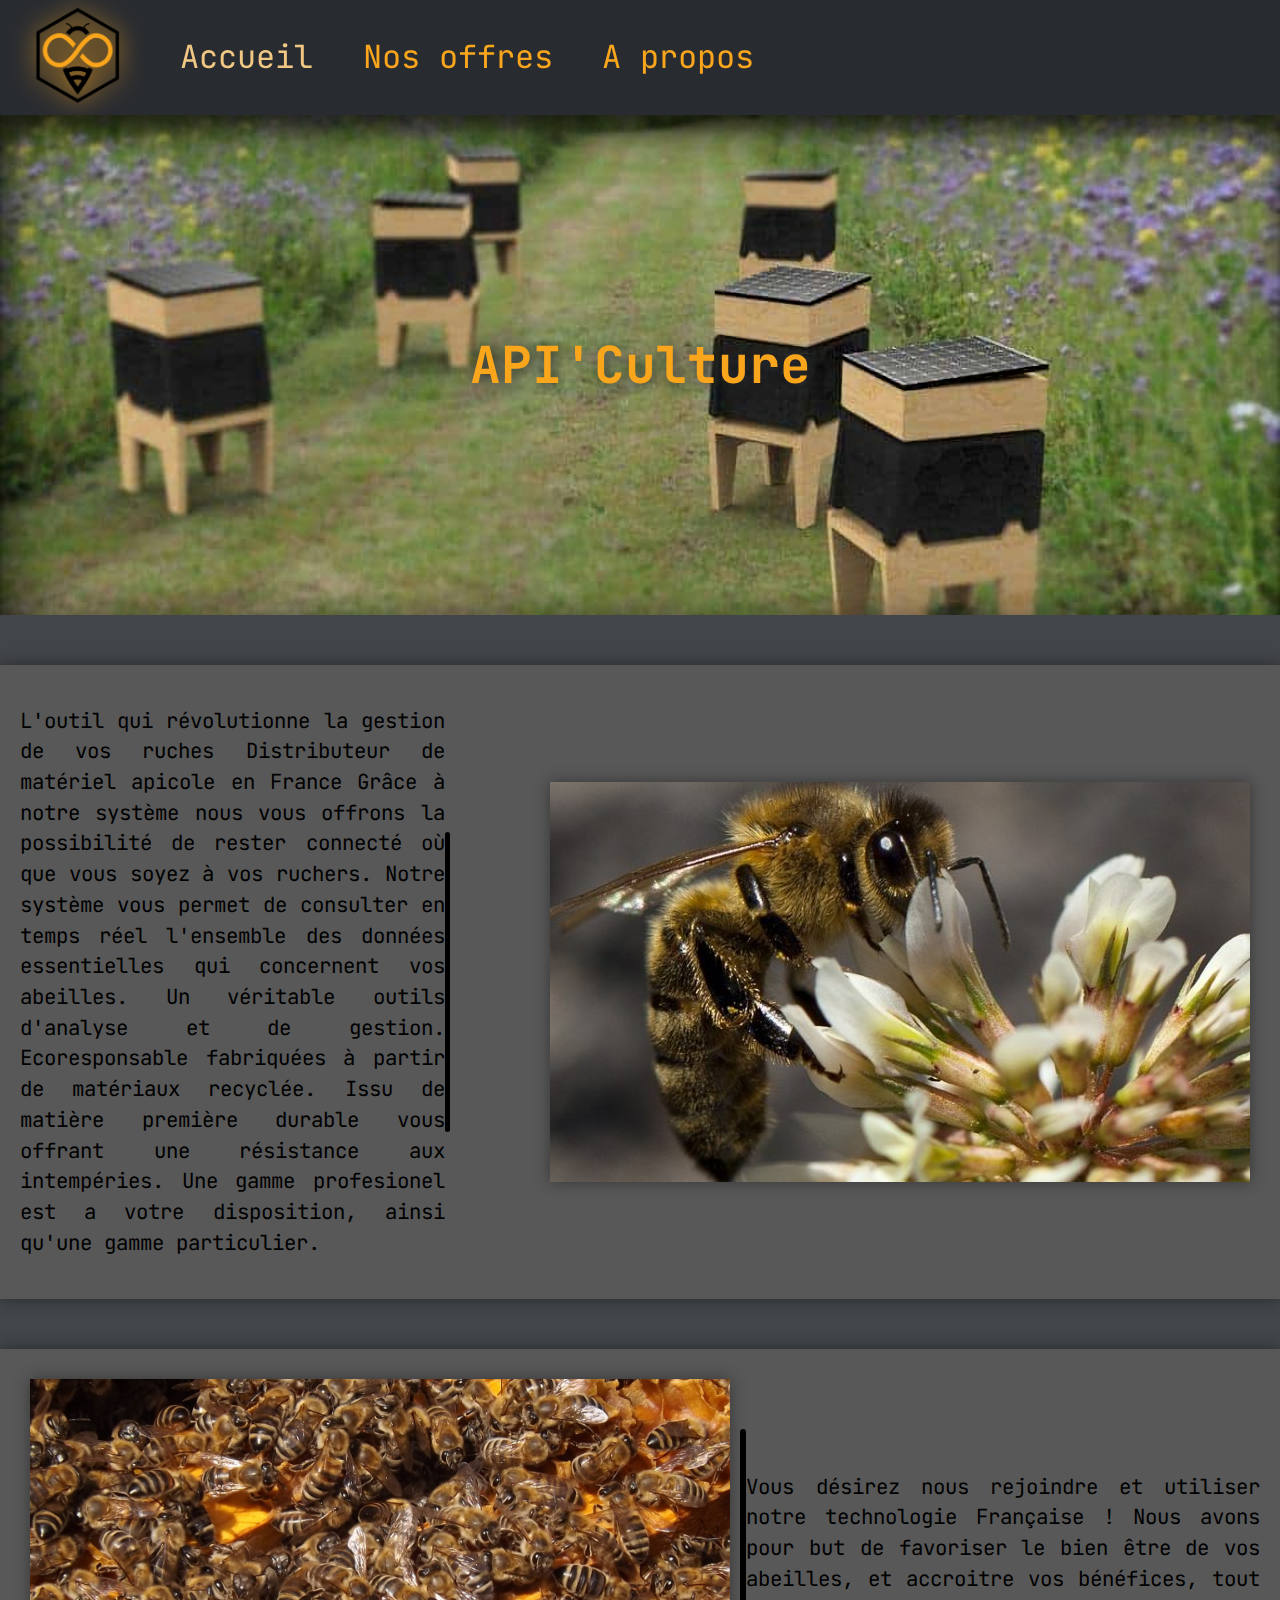
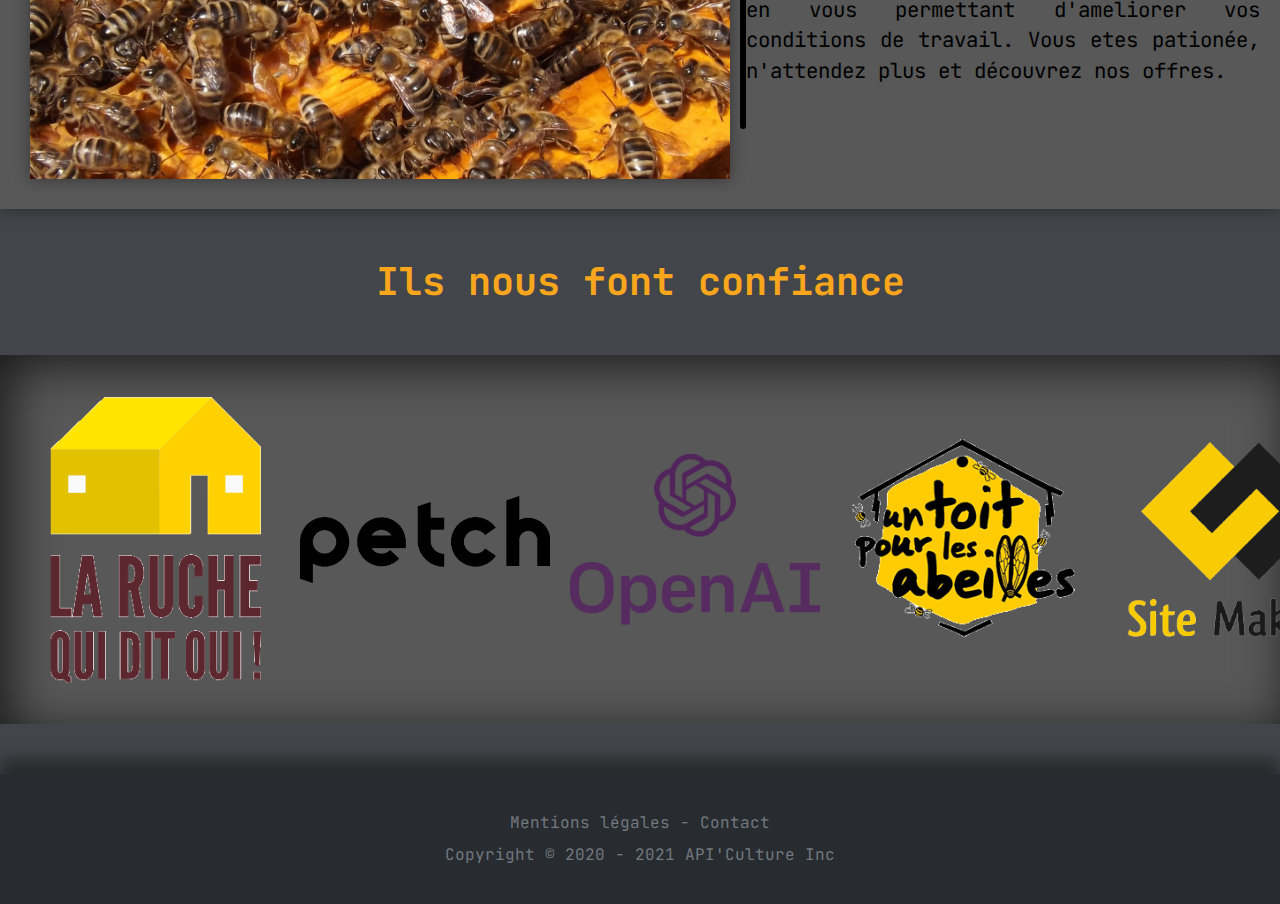
<file: index.html>
<!DOCTYPE html>
<html lang="fr">
	<head>
		<meta charset="UTF-8" />
		<meta name="viewport" content="width=device-width, initial-scale=1.0" />
		<meta name="description" content="API'Culture" />
		<title>API'Culture - Accueil</title>
		<link rel="stylesheet" href="stylesheet.css" />
		<link rel="preconnect" href="https://fonts.gstatic.com" />
		<link
			href="https://fonts.googleapis.com/css2?family=JetBrains+Mono:wght@300&display=swap"
			rel="stylesheet"
		/>
	</head>
	<body>
		<header>
			<nav class="boxnav">
				<a class="pad" href="index.html"
					><img class="logo" src="image/logo_UHD.png" alt="logo"
				/></a>
				<a class="a presence" href="index.html">Accueil</a>
				<a class="a" href="offres.html">Nos offres</a>
				<a class="a" href="about.html">A propos</a>
			</nav>
		</header>
		<main class="main2">
			<div class="inlay ruchecon">
				<h1>API'Culture</h1>
			</div>
			<div class="boxindex shadow lighter">
				<p class="justify half">
					L'outil qui révolutionne la gestion de vos ruches
					Distributeur de matériel apicole en France Grâce à notre
					système nous vous offrons la possibilité de rester connecté
					où que vous soyez à vos ruchers. Notre système vous permet
					de consulter en temps réel l'ensemble des données
					essentielles qui concernent vos abeilles. Un véritable
					outils d'analyse et de gestion. Ecoresponsable fabriquées à
					partir de matériaux recyclée. Issu de matière première
					durable vous offrant une résistance aux intempéries. Une
					gamme profesionel est a votre disposition, ainsi qu'une
					gamme particulier.
				</p>
				<div class="verthr2"></div>
				<img
					src="image/abeillefleur.jpg"
					class="cropfleur shadow"
					alt="abeillefleur"
				/>
			</div>

			<div class="boxindex shadow lighter">
				<img
					src="image/abeillesRuche.jpg"
					class="cropruche shadow"
					alt="abeillesRuche"
				/>
				<div class="verthr2"></div>
				<p class="justify half">
					Vous désirez nous rejoindre et utiliser notre technologie
					Française ! Nous avons pour but de favoriser le bien être de
					vos abeilles, et accroitre vos bénéfices, tout en vous
					permettant d'ameliorer vos conditions de travail. Vous etes
					pationée, n'attendez plus et découvrez nos offres.
				</p>
			</div>

			<div class="centerheader">
				<h2>Ils nous font confiance</h2>
			</div>

			<div class="inlay lighter padding confiance">
				<img
					src="image/logo-laruchequiditoui.png"
					class="piti"
					alt="laruchequiditoui"
				/>
				<img
					src="image/logopetch.png"
					class="piti"
					alt="laruchequiditoui"
				/>
				<img
					src="image/logoOpenAI.png"
					class="piti"
					alt="laruchequiditoui"
				/>
				<img
					src="image/logotoitabeille.png"
					class="piti"
					alt="laruchequiditoui"
				/>
				<img
					src="image/logo-site-makers.png"
					class="piti"
					alt="laruchequiditoui"
				/>
			</div>
		</main>

		<footer>
			<p>
				<a href="mention-legale.html">Mentions légales</a> -
				<a href="contact.html">Contact</a>
			</p>
			<p>Copyright © 2020 - 2021 API'Culture Inc</p>
		</footer>
	</body>
</html>
</file>
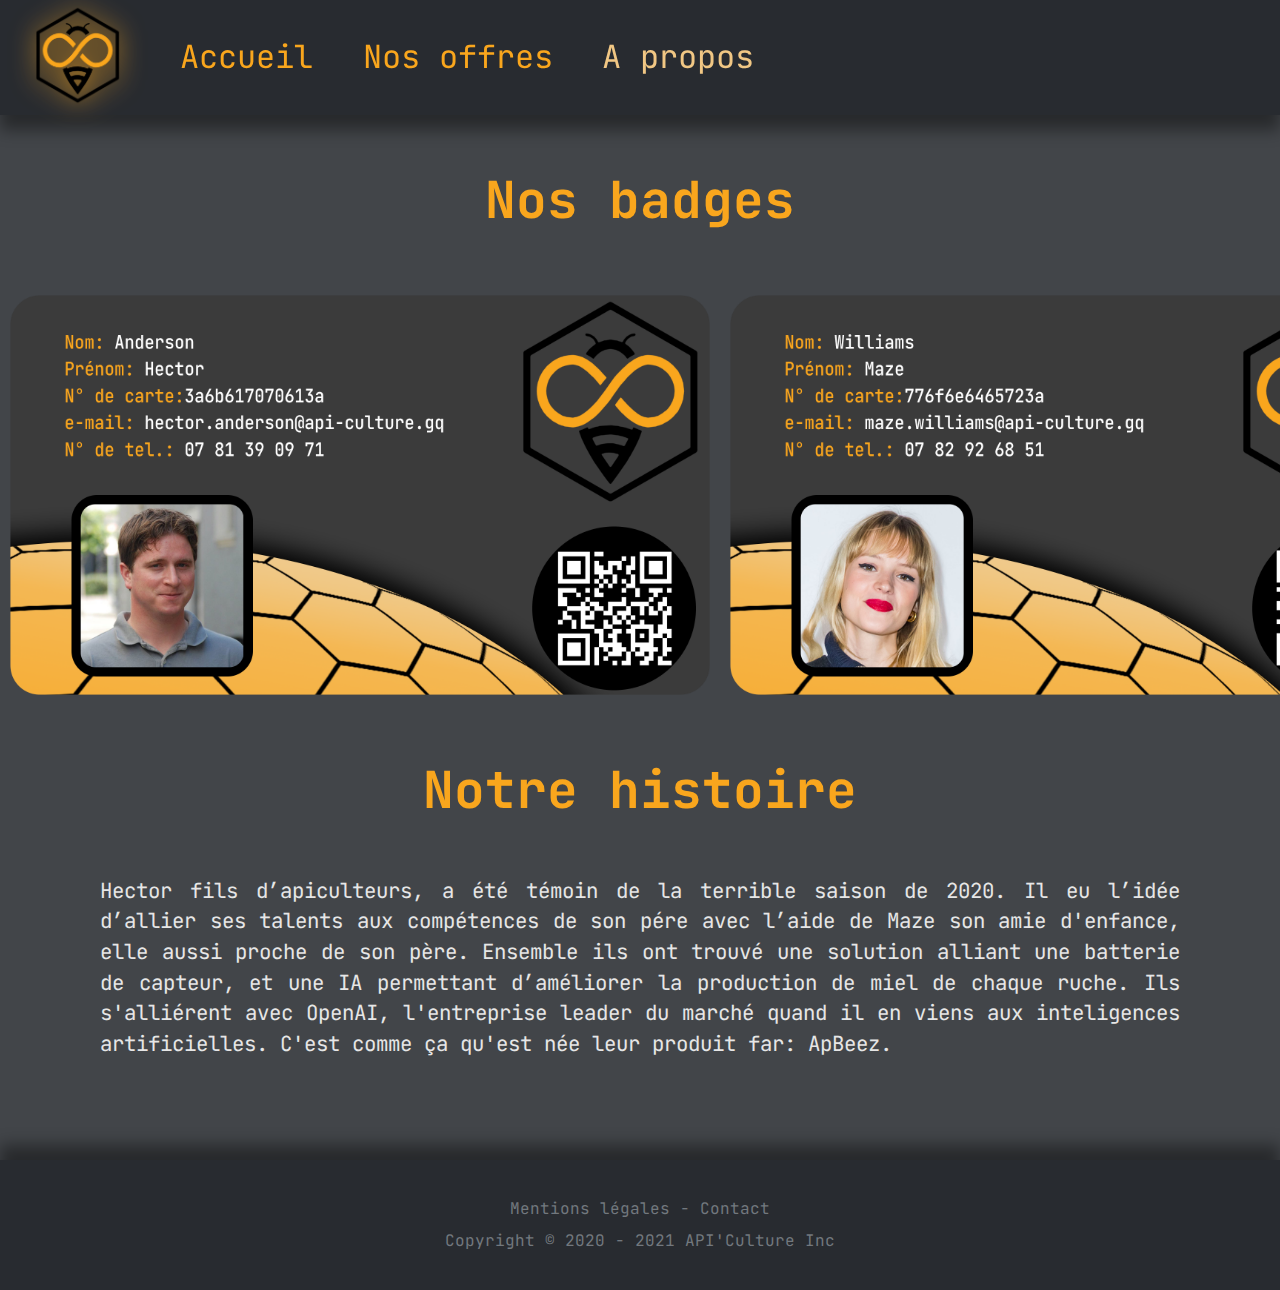
<file: about.html>
<!DOCTYPE html>
<html lang="fr">
	<head>
		<meta charset="UTF-8" />
		<meta name="viewport" content="width=device-width, initial-scale=1.0" />
		<meta name="description" content="API'Culture" />
		<title>API'Culture - A propos</title>
		<link rel="stylesheet" href="stylesheet.css" />
		<link rel="preconnect" href="https://fonts.gstatic.com" />
		<link
			href="https://fonts.googleapis.com/css2?family=JetBrains+Mono:wght@300&display=swap"
			rel="stylesheet"
		/>
	</head>
	<body>
		<header>
			<nav class="boxnav">
				<a class="pad" href="index.html"
					><img class="logo" src="image/logo_UHD.png" alt="logo"
				/></a>
				<a class="a" href="index.html">Accueil</a>
				<a class="a" href="offres.html">Nos offres</a>
				<a class="a presence" href="about.html">A propos</a>
			</nav>
		</header>
		<main class="main2">
			<div class="badges">
				<h1 class="bTitre">Nos badges</h1>
			</div>
			<div class="badges">
				<img
					src="image/Hector_Anderson.png"
					class="badge"
					alt="Hector"
				/>
				<img src="image/Maze_Williams.png" class="badge" alt="Maze" />
			</div>
			<div class="badges">
				<h1 class="bTitre">Notre histoire</h1>
			</div>
			<p class="justify histoire">
				Hector fils d’apiculteurs, a été témoin de la terrible saison de
				2020. Il eu l’idée d’allier ses talents aux compétences de son
				pére avec l’aide de Maze son amie d'enfance, elle aussi proche
				de son père. Ensemble ils ont trouvé une solution alliant une
				batterie de capteur, et une IA permettant d’améliorer la
				production de miel de chaque ruche. Ils s'alliérent avec OpenAI,
				l'entreprise leader du marché quand il en viens aux inteligences
				artificielles. C'est comme ça qu'est née leur produit far: ApBeez.
			</p>
		</main>

		<footer>
			<p>
				<a href="mention-legale.html">Mentions légales</a> -
				<a href="contact.html">Contact</a>
			</p>
			<p>Copyright © 2020 - 2021 API'Culture Inc</p>
		</footer>
	</body>
</html>
</file>
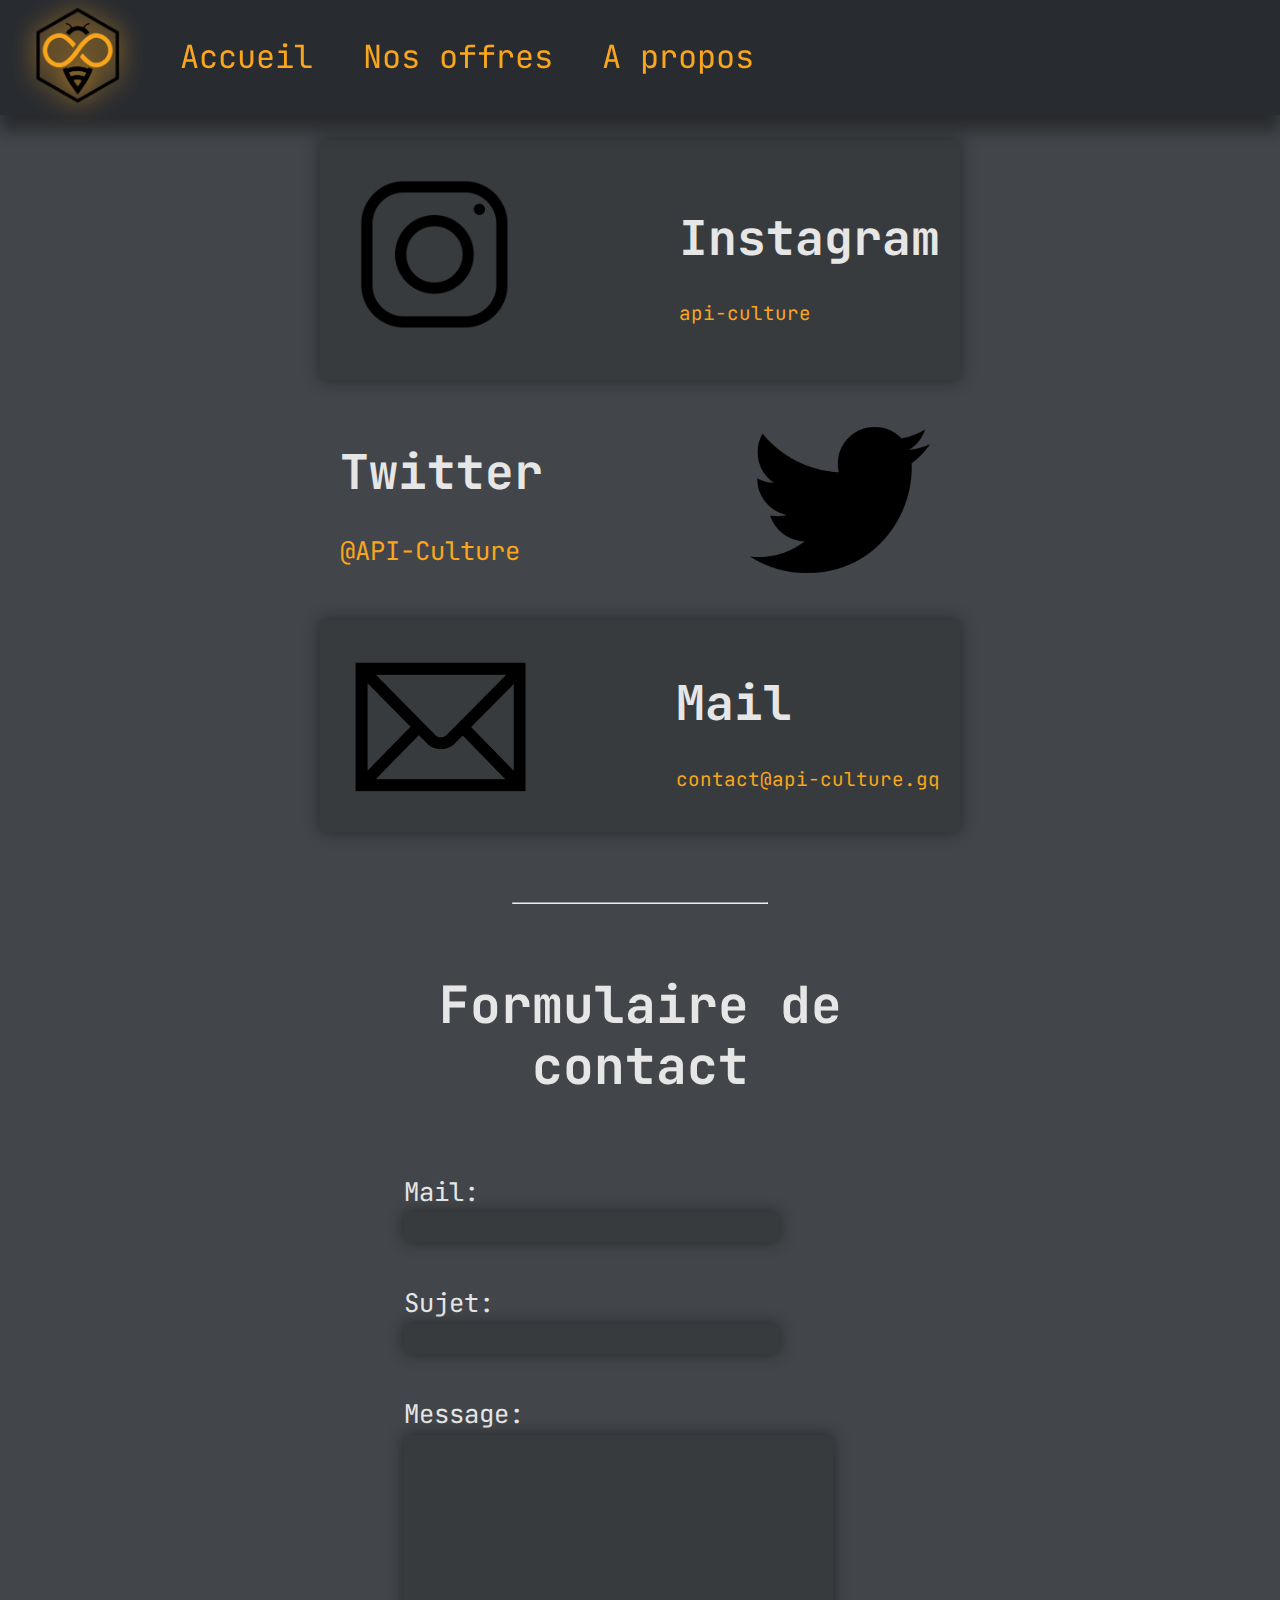
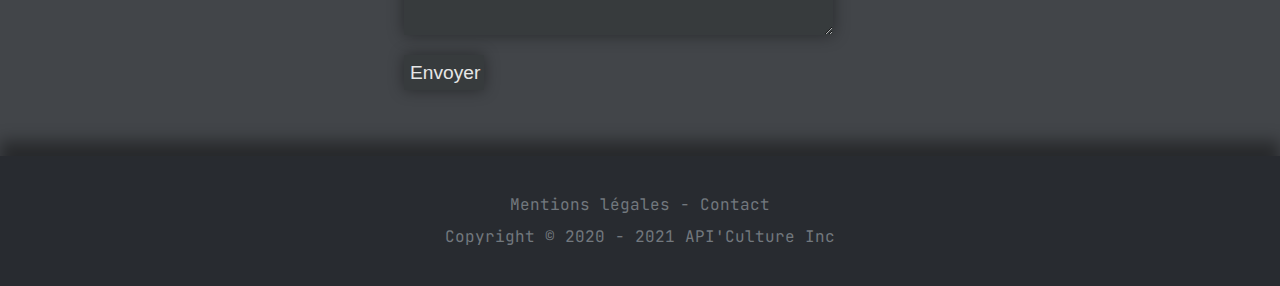
<file: contact.html>
<!DOCTYPE html>
<html lang="fr">
    <head>
        <meta charset="UTF-8" />
        <meta name="viewport" content="width=device-width, initial-scale=1.0" />
        <meta name="description" content="API'Culture" />
        <title>API'Culture - Contact</title>
        <link rel="stylesheet" href="stylesheet.css" />
        <link rel="preconnect" href="https://fonts.gstatic.com" />
        <link
            href="https://fonts.googleapis.com/css2?family=JetBrains+Mono:wght@300&display=swap"
            rel="stylesheet"
        />
    </head>
    <body>
        <header>
            <nav class="boxnav">
                <a class="pad" href="index.html"
                    ><img
                        class="logo"
                        src="image/logo_UHD.png"
                        alt="logo"
                /></a>
                <a class="a" href="index.html">Accueil</a>
                <a class="a" href="offres.html">Nos offres</a>
                <a class="a" href="about.html">A propos</a>
            </nav>
        </header>
        
<main class="margin3">
    <div class="boxcontact darker shadow">
        <img alt="mail" class="no_display_mobile mail" src="image/Instagram.png">
        <aside>
            <p class="h1"><strong>Instagram</strong></p>
            <p class="little2"><a href="https://www.instagram.com/iut_villeneuvedascq/">api-culture</a>
        </aside>
    </div>

    <div class="boxcontact">
        <aside>
            <p class="h1"><strong>Twitter</strong></p>
            <p><a href="https://twitter.com/Twitter" target="_blank">@API-Culture</a>
        </aside>
        <img class="twitter" alt="twitter" src="image/Twitter.png">
    </div>

    <div class="boxcontact darker shadow">
        <img alt="mail" class="no_display_mobile mail" src="image/Mail.png">
        <aside>
            <p class="h1"><strong>Mail</strong></p>
            <p class="little2"><a href="mailto:contact@api-culture.gq">contact@api-culture.gq</a>
        </aside>
    </div>
    <hr class="margin-top">
    <h1 class="margin-top center">Formulaire de contact</h1>
    <form action="contact.html" method="post">
        <div class="container boxcontact margin-left">
        <p class="p-contact">Mail:</p> <input class="shadow" type="text" name="mail" value="" />
        <p class="p-contact">Sujet:</p> <input class="shadow" type="text" name="sujet" value="" />
        <p class="p-contact">Message:</p> <textarea class="shadow" name="message"></textarea>
        <div><input class="bouton shadow" type="submit" name="envoyer" value="Envoyer" /></div>
        </div>
    </form>

</main>

        <footer>
            <p>
                <a href="mention-legale.html">Mentions légales</a> -
                <a href="contact.html">Contact</a>
            </p>
            <p>Copyright © 2020 - 2021 API'Culture Inc</p>
        </footer>
    </body>
</html>
</file>
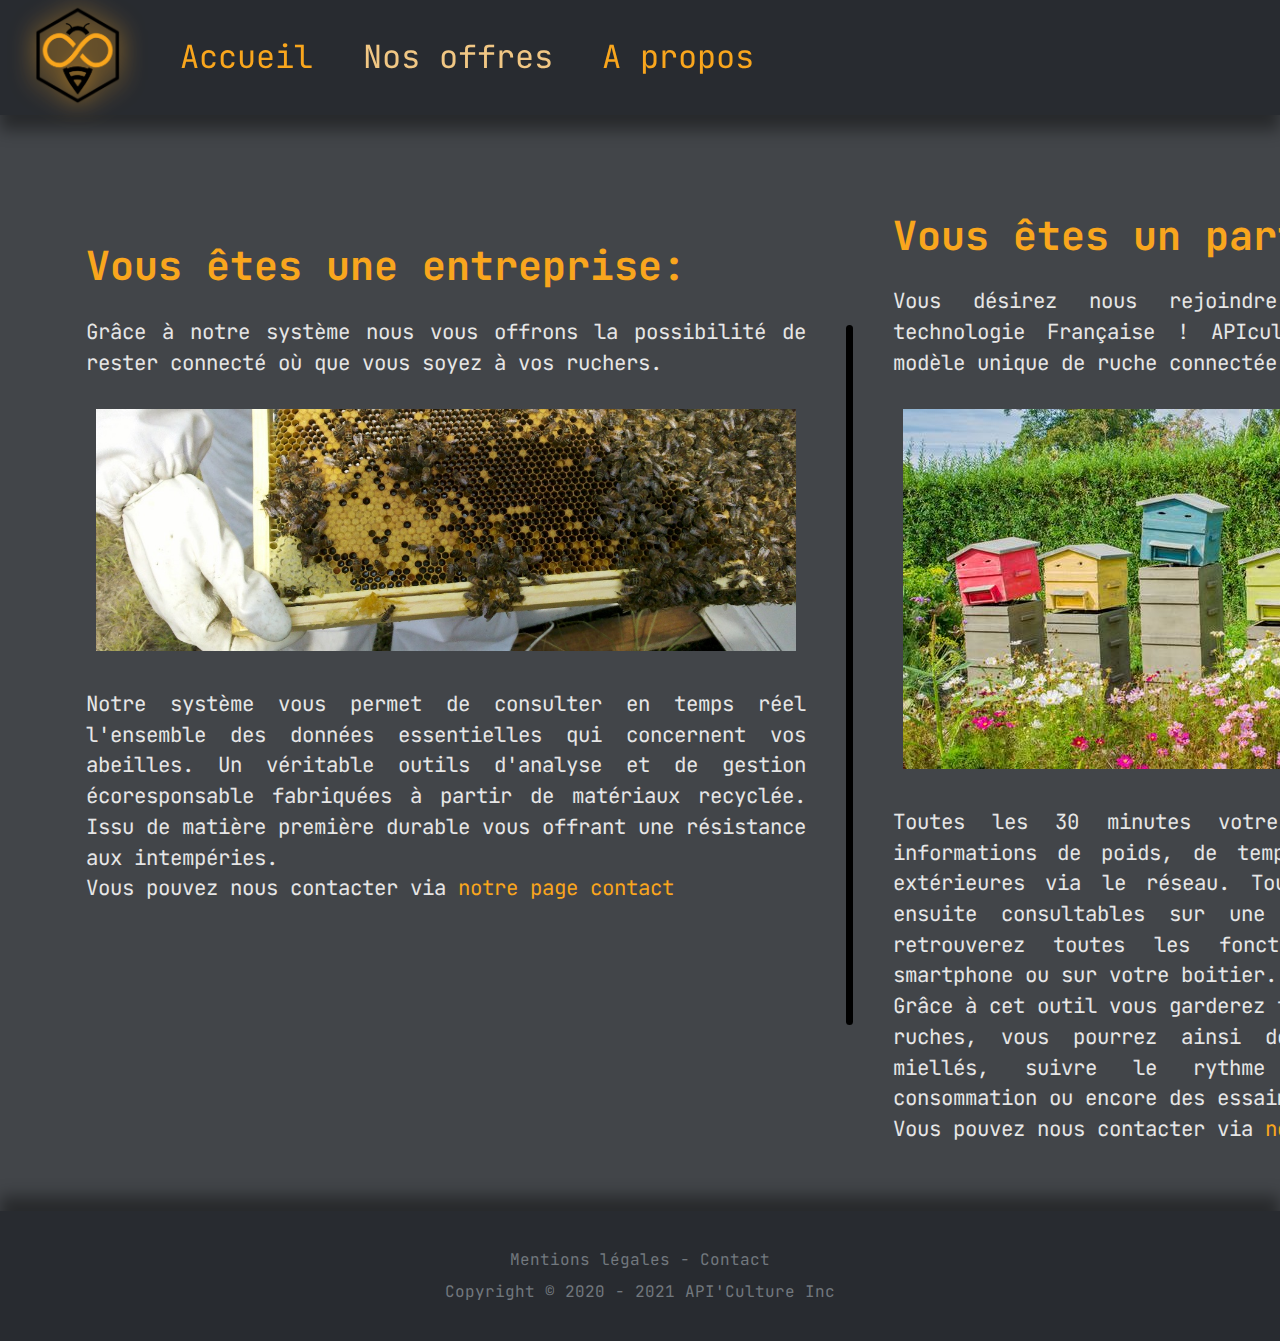
<file: offres.html>
<!DOCTYPE html>
<html lang="fr">
    <head>
        <meta charset="UTF-8" />
        <meta name="viewport" content="width=device-width, initial-scale=1.0" />
        <meta name="description" content="API'Culture" />
        <title>API'Culture - Nos offres</title>
        <link rel="stylesheet" href="stylesheet.css" />
        <link rel="preconnect" href="https://fonts.gstatic.com" />
        <link
            href="https://fonts.googleapis.com/css2?family=JetBrains+Mono:wght@300&display=swap"
            rel="stylesheet"
        />
    </head>
    <body>
        <header>
            <nav class="boxnav">
                <a class="pad" href="index.html"
                    ><img
                        class="logo"
                        src="image/logo_UHD.png"
                        alt="logo"
                /></a>
                <a class="a" href="index.html">Accueil</a>
                <a class="a presence" href="offres.html">Nos offres</a>
                <a class="a" href="about.html">A propos</a>
            </nav>
        </header>
        <main>
            <div class="boxindex">
                <div class="margin">
                    <h1 class="titre">Vous êtes une entreprise:</h1>
                    <p class="justify">
                        Grâce à notre système nous vous offrons la possibilité
                        de rester connecté où que vous soyez à vos ruchers.<br />
                    </p>
                    <img
                        src="image/abeillegrandruche.jpg"
                        class="image1"
                        alt="abeillegrandruche"
                    />
                    <p class="justify">
                        Notre système vous permet de consulter en temps réel
                        l'ensemble des données essentielles qui concernent vos
                        abeilles. Un véritable outils d'analyse et de gestion
                        écoresponsable fabriquées à partir de matériaux
                        recyclée. Issu de matière première durable vous offrant
                        une résistance aux intempéries.
                        <br>
                        Vous pouvez nous contacter via <a href="contact.html">notre page contact</a>

                    </p>
                </div>

                <aside>
                    <div class="verthr"></div>
                </aside>

                <div class="margin1">
                    <h1 class="titre">Vous êtes un particulier:</h1>
                    <p class="justify">
                        Vous désirez nous rejoindre et utiliser notre
                        technologie Française ! APIculture vous propose un
                        modèle unique de ruche connectée.
                    </p>
					<img src="image/ruchescolore.jpg" alt="ruchecolore">
                    <p class="justify">
                        Toutes les 30 minutes votre balance envoie des
                        informations de poids, de température et d’humidité
                        extérieures via le réseau. Toutes ces données sont
                        ensuite consultables sur une plateforme dont vous
                        retrouverez toutes les fonctionnalités sur votre
                        smartphone ou sur votre boitier.<br />
                        Grâce à cet outil vous garderez toujours un œil sur vos
                        ruches, vous pourrez ainsi détecter le début des
                        miellés, suivre le rythme de production, de consommation
                        ou encore des essaimages.
                        <br>
                        Vous pouvez nous contacter via <a href="contact.html">notre page contact</a>
                    </p>
                </div>
            </div>
        </main>

        <footer>
            <p>
                <a href="mention-legale.html">Mentions légales</a> -
                <a href="contact.html">Contact</a>
            </p>
            <p>Copyright © 2020 - 2021 API'Culture Inc</p>
        </footer>
    </body>
</html>
</file>
<file: stylesheet.css>
* {
    box-sizing: border-box;
}

body {
    font-size: 1.6rem;
    line-height: 1.2em;
    background-color:#424549;
    font-family: 'JetBrains Mono', monospace;
    color: rgb(230, 230, 230);
    margin: 0%;
}

main{
    margin: 2%;
    transition: all 0.7s;
}

.main2{
    margin: 0%;
}

header {
    text-align: left;
    background-color:#282b30;
    font-size: 2rem;
    margin: 0%;
    box-shadow: 0px 15px 15px rgba(0,0,0,0.4);
    position: sticky;
    top: 0px;
}

footer {
    text-align: center;
    color:#72787e;
    background-color:#282b30;
    font-size: 1rem;
    line-height: 1rem;
    box-shadow: 0px -15px 15px rgba(0,0,0,0.4);
    padding: 25px;
    transition: all 0.7s;
}

footer a{
    color: #72787e;
}

nav a {
    color:#f9a61d;
    padding: 10px 2%;
    text-decoration: none; 
}


.pad{
    padding-top: 5px;
    padding-bottom: 5px;
}


nav .a{
    transition: all 0.7s;
}

nav .a:hover{
    box-shadow: 10px 5px 5px rgba(0,0,0,0.4);
    background: linear-gradient(#2f3338, #282b30);

    transform: scale(0.8);
}

a{
    color: #f9a61d;
    text-decoration: none; 
}

img{
    margin: 10px;
}

.logo{
    margin-top: 0px;
    margin-bottom: 0px;
    height: 100px;
    filter: drop-shadow(0 0 0.75rem #f9a61d);}

hr{
    margin-left: 30%;
    margin-right: 30%;
}

.verthr{
    width: 7px;
    height:700px;
    background-color:black;
    border-radius: 5px;
}

.half{
    width: 45%;
}

.verthr2{
    width: 7px;
    height:300px;
    background-color:black;
    border-radius: 5px;
}

h1{
    line-height: 1.2em;
}

.h1{
    font-size: 3rem;
}

h2{
    line-height: 1.1em;
}

.boxnav {
    display: flex;
    align-items: center;
}



.boxcontact{
    display: flex;
    align-items: center;
    justify-content: space-between;
    padding: 20px;
}

.inlay {
    -moz-box-shadow: inset 10px 10px 50px rgba(0, 0, 0, 0.7);
    -webkit-box-shadow: inset 10px 10px 50px rgba(0, 0, 0, 0.7);
    box-shadow: inset 10px 10px 50px rgba(0, 0, 0, 0.7);
}

.ruchecon{
    width: 100%;
    height: 500px;
    background: url(image/rucheconnecte.jpg) center/100% no-repeat;
    align-items: end;
    display: flex;
    align-items: center;
    justify-content: center;
}

.ruchecon > h1{
    margin: 0px;
    color: #f9a61d;
    text-shadow: 2px 2px 14px #282b30;
}

.piti{
    width: 250px;
    object-fit:contain
}

.confiance{
    display: flex;
    justify-content: space-around;
    margin-bottom: 50px;
}

.bTitre{
    color: #f9a61d;
}

.badges{
    display: flex;
    justify-content: space-around;
    margin-top: 20px;
}

.badge{
    width: 700px;
}

.histoire{
    margin-left: 100px;
    margin-right: 100px;
    margin-bottom: 100px;
}

.margin{
    margin-left: 40px;
    margin-right: 40px;
    align-content: start;
    margin-bottom: 210px;
}

.margin1{
    margin-left: 40px;
    margin-right: 40px;
    align-content: start;
    margin-top: 0;
}

.margin2{
    margin-left: 23%;
    margin-right: 23%;
}

.image1{
    width: 700px;
}

.image2{
    width: 500px;
}

.margin3{
    margin-left: 25%;
    margin-right: 25%;
}


.boxindex{
    display: flex;
    align-items: center;
    padding: 20px;
    margin-top: 50px;
    justify-content: space-between;
}

.centerheader{
    display: flex;
    justify-content: center;
    margin: 20px;
    color: #f9a61d;
}

.justify{
    text-align: justify;
    font-size: 1.3rem;
}

.shadow{
    box-shadow: 0px 0px 15px rgba(0,0,0,0.4);
}

.lighter{
    background-color: #585858;
    color: black;
}

.cropfleur{
    width: 700px;
    height: 400px;
    object-fit: none;
    object-position: 40% 0;
    margin-left: 100px;
}

.cropruche{
    width: 700px;
    height: 400px;
    object-fit:cover;
    object-position: 40% 0;
}

.darker{
    background-color: #383b3d;
}

.padding{
    padding: 20px;
}

.padding1{
    padding-top: 40px;
}

.legal{
    margin-left: 25%;
    margin-right: 25%;
    margin-top: 50px;
}

.center{
    text-align: center;
}

.little{
    font-size: 0.7rem;
    line-height: 0.9rem;
}

.big{
    font-size: 1.5em;
    line-height: 1.2em;
}

.mention-legale{
    font-size: 1.2rem;
}

.presence{
    color:#f1c784;
}

.column{
    flex-flow: wrap column;
}

.box{
    display: flex;
    padding: 3%;
    line-height: 1.5rem;
    margin-top: 40px;
}

.black{
    background-color: rgb(42, 42, 42);
}

.little2{
    font-size: 1.2rem;
    line-height: 1.6rem;
}

.buy_sell{
    height: 30%;
    width: 30%;
}

.wallet{
    height: 40%;
    width: 40%;
}

.crypto{
    height: 50%;
    width: 50%;
}

.graph{
    height: 50%;
    width: 50%;
}

.discord{
    height: 30%;
    width: 30%;
}

.github{
    height: 30%;
    width: 30%;
}

.twitter{
    height: 30%;
    width: 30%;
}

.mail{
    height: 30%;
    width: 30%;
}

.margin-bottom{
    margin-bottom: 70px;
}

.margin-top{
    margin-top: 70px;
}

.titre{
    color: #f9a61d;
    font-size: 2.5rem;
}

input {
    margin-bottom: 20px;
    background-color: #373B3D;
    color: rgb(230, 230, 230);
    border: none;
    height: 30px;
    width: 70%;
    font-size: 1.2rem;
}

.bouton {
    height: 35px;
    width: 80px;
}

textarea{
    margin-bottom: 20px;
    background-color: #373B3D;
    color: rgb(230, 230, 230);
    border: none;
    font-size: 1.2rem;
    width: 80%;
    height: 200px;
}

.p-contact {
    margin-bottom: 5px;
}

.container{
    flex-direction: column;
    align-items:flex-start;
}

.margin-left{
    margin-left: 10%;
}

.error{
    margin-top: 200px;
    display: flex;
    align-items: center;
    justify-content: center;
    flex-direction: column;
}

@media (min-width:1200px){
    .sell{
        padding-right: 0px;
        padding-left: 0px;
    }
}

@media (min-width:850px){
    nav{
        padding-right: 40px;
    }
}

@media (max-width: 1200px) { /*Petit écran PC ou tablette*/
    header{
        font-size: 1.3rem;
        line-height: 1.4rem;
    }

    body {
        font-size: 1rem;
        line-height: 1.2rem;
        margin: 0%;
    }

    footer {
        text-align: center;
        font-size: 0.7rem;
        line-height: 0.8rem;
        box-shadow: 0px -15px 15px rgba(0,0,0,0.4);
        padding: 25px;
    }

    h1{
        line-height: 1.2em;
    }

    h2{
        line-height: 1.1em;
    }

    .boxindex{
        padding: 20px;
    }

    .little{
        font-size: 0.6rem;
        line-height: 0.8rem;
    }
    
    .mention-legale{
        font-size: 1rem;
    }

    .margin2{
        margin-left: 20%;
        margin-right: 20%;
    }

    .margin3{
        margin-left: 20%;
        margin-right: 20%;
    }


    .legal{
        margin-left: 20%;
        margin-right: 20%;
        margin-top: 50px;
    }

    .margin1{
        margin-left: 10%;
        margin-right: 10%;
    }
    
    .buy_sell{
        height: 50%;
        width: 50%;
    }

    .sell{
        flex-direction: column;
    }

    .wallet{
        height: 40%;
        width: 40%;
    }

    .crypto{
        height: 50%;
        width: 50%;
    }

    .graph{
        height: 50%;
        width: 50%;
    }

    .little2{
        font-size: 0.9rem;
        line-height: 1rem;
    }
}

@media (max-width: 850px) { /*Telephone ou autre écran vertical*/

    body{
        font-size: 0.9rem;
        line-height: 1rem;
    }
    
    hr{
        margin-left: 20%;
        margin-right: 20%;
    }

    header{
        font-size: 1.5rem;
        line-height: 1.0em;
        position: relative;
    }
    
    h1{
        line-height: 1.2em;
    }

    h2{
        line-height: 1.1em;
    }

    .no_display_mobile{
        display: none;
    }
    
    .boxnav {
        flex-direction: column;
    }

    .margin1{
        margin-left: 10%;
        margin-right: 10%;
    }
    
    .margin2{
        margin-left: 10%;
        margin-right: 10%;
    }

    .margin3{
        margin-left: 10%;
        margin-right: 10%;
    }

    .legal{
        margin-left: 10%;
        margin-right: 10%;
        margin-top: 50px;
    }

    .boxindex{
        flex-direction: column;
    }
    
    .buy_sell{
        height: 80%;
        width: 80%;
    }

    .wallet{
        height: 90%;
        width: 90%;
    }

    .crypto{
        height: 90%;
        width: 90%;
    }

    .graph{
        height: 90%;
        width: 90%;
    }

    .little2{
        font-size: 0.8rem;
        line-height: 0.9rem;
    }

    .margin-bottom{
        margin-bottom: 45px;
    }

    input {
        margin-bottom: 20px;
        height: 30px;
        width: 90%;
        font-size: 0.8rem;
    }
    
    .bouton {
        height: 35px;
        width: 80px;
    }
    
    textarea{
        margin-bottom: 20px;
        background-color: #373B3D;
        color: rgb(230, 230, 230);
        border: none;
        font-size: 1rem;
        width: 100%;
        height: 150px;
    }
    
    .p-contact {
        margin-bottom: 5px;
    }
    
    .container{
        flex-direction: column;
        align-items:flex-start;
    }
    
    .margin-left{
        margin-left: 0%;
    }
}


@media (max-width: 440px) { 
    .h1{
        font-size: 2.3rem;
    }
}
</file>
